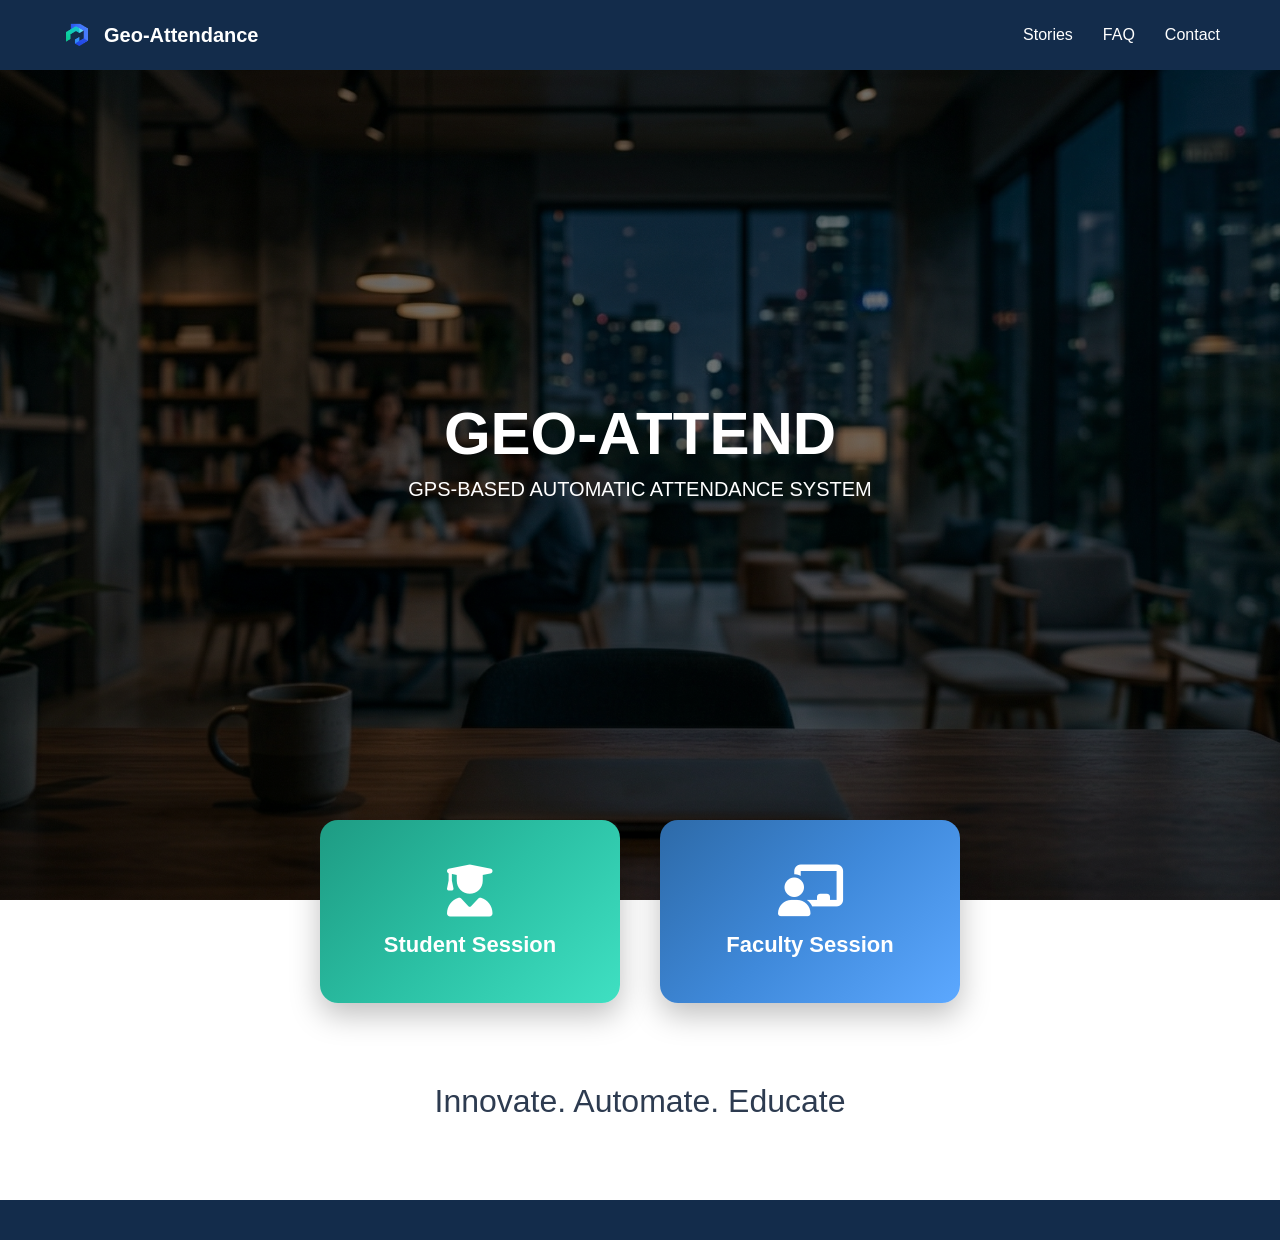
<file: index.html>
<!DOCTYPE html>
<html lang="en">
<head>
<meta charset="UTF-8">
<meta name="viewport" content="width=device-width, initial-scale=1.0">
<title>Geo-Attendance</title>

<link rel="stylesheet" href="https://cdnjs.cloudflare.com/ajax/libs/font-awesome/6.5.0/css/all.min.css">

<style>

*{
margin:0;
padding:0;
box-sizing:border-box;
font-family:"Segoe UI", Arial, sans-serif;
}

/* NAVBAR */

.navbar{
position:fixed;
width:100%;
top:0;
background:#132c4b;
display:flex;
justify-content:space-between;
align-items:center;
padding:18px 60px;
z-index:1000;
}

.logo{
display:flex;
align-items:center;
gap:10px;
color:white;
font-size:20px;
font-weight:600;
}

.logo img{
height:34px;
}

/* MOBILE LOGO SIZE */
@media(max-width:768px){
.logo img{
height:28px;
}
}

.nav-links{
display:flex;
gap:30px;
}

.nav-links a{
color:white;
text-decoration:none;
cursor:pointer;
}

.menu-btn{
display:none;
font-size:26px;
color:white;
cursor:pointer;
}

/* HERO */

.hero{
height:100vh;
background-image:url("bg.png");
background-size:cover;
background-position:center;
background-repeat:no-repeat;
display:flex;
align-items:center;
justify-content:center;
text-align:center;
}

.overlay{
background:rgba(0,0,0,.55);
width:100%;
height:100%;
display:flex;
flex-direction:column;
justify-content:center;
align-items:center;
color:white;
}

.hero h1{
font-size:60px;
}

.hero p{
font-size:20px;
margin-top:10px;
}

/* SESSION BUTTONS */

.features{
display:flex;
justify-content:center;
gap:40px;
margin-top:-80px;
}

/* CARD */

.card{
width:300px;
padding:45px;
border-radius:18px;
color:white;
text-align:center;
cursor:pointer;
transition:all 0.35s ease;
box-shadow:0 12px 30px rgba(0,0,0,.25);
position:relative;
overflow:hidden;
text-decoration:none;
}

.card i{
font-size:52px;
margin-bottom:15px;
transition:0.35s;
}

.card h3{
font-size:22px;
font-weight:600;
}

.card:hover{
transform:translateY(-14px) scale(1.07);
box-shadow:0 25px 50px rgba(0,0,0,.35);
}

.card:hover i{
transform:scale(1.25) rotate(8deg);
}

/* COLORS */

.green{
background:linear-gradient(135deg,#1e9b83,#2bc0a4,#3fe0c2);
}

.blue{
background:linear-gradient(135deg,#2d6aa8,#3f89da,#5ca8ff);
}

/* TAGLINE */

.tagline{
text-align:center;
padding:80px 20px;
font-size:32px;
color:#2d3b50;
}

/* FOOTER */

.footer{
text-align:center;
padding:20px;
background:#132c4b;
color:white;
}

/* CONTACT POPUP */

.contact-box{
position:fixed;
top:50%;
left:50%;
transform:translate(-50%,-50%);
background:white;
padding:25px;
border-radius:12px;
box-shadow:0 10px 30px rgba(0,0,0,0.3);
display:none;
z-index:2000;
text-align:center;
}

.contact-box h3{
margin-bottom:10px;
color:#132c4b;
}

.contact-box p{
margin:5px 0;
font-size:14px;
}

.contact-box button{
margin-top:15px;
padding:8px 15px;
border:none;
background:#132c4b;
color:white;
border-radius:6px;
cursor:pointer;
}

/* MOBILE */

@media(max-width:768px){

.navbar{
padding:15px 20px;
}

.menu-btn{
display:block;
}

.nav-links{
position:absolute;
top:70px;
right:0;
background:#132c4b;
flex-direction:column;
width:200px;
padding:20px;
display:none;
}

.nav-links.show{
display:flex;
}

.hero h1{
font-size:34px;
}

.hero p{
font-size:16px;
}

.features{
flex-direction:column;
align-items:center;
margin-top:-50px;
}

.card{
width:90%;
padding:35px;
}

.tagline{
font-size:22px;
padding:60px 20px;
}

}

</style>
</head>

<body>

<nav class="navbar">

<div class="logo">
<img src="logo.png">
Geo-Attendance
</div>

<div class="menu-btn" onclick="toggleMenu()">☰</div>

<div class="nav-links" id="navLinks">
<a href="#">Stories</a>
<a href="#">FAQ</a>
<a onclick="openContact()">Contact</a>
</div>

</nav>

<section class="hero">

<div class="overlay">

<h1>GEO-ATTEND</h1>
<p>GPS-BASED AUTOMATIC ATTENDANCE SYSTEM</p>

</div>

</section>

<section class="features">

<a href="student-login.html" class="card green">
<i class="fas fa-user-graduate"></i>
<h3>Student Session</h3>
</a>

<a href="teacher.html" class="card blue">
<i class="fas fa-chalkboard-teacher"></i>
<h3>Faculty Session</h3>
</a>

</section>

<div class="tagline">
Innovate. Automate. Educate
</div>

<div class="footer">
</div>

<!-- CONTACT POPUP -->

<div class="contact-box" id="contactBox">
<h3>Admin Contact</h3>
<p><strong>Name:</strong> Karthik</p>
<p><strong>Phone:</strong> 6238616345</p>
<p><strong>Email:</strong> karthiklimsha@gmail.com</p>
<button onclick="closeContact()">Close</button>
</div>

<script>

function toggleMenu(){
document.getElementById("navLinks").classList.toggle("show");
}

function openContact(){
document.getElementById("contactBox").style.display="block";
}

function closeContact(){
document.getElementById("contactBox").style.display="none";
}

</script>

</body>
</html>
</file>
